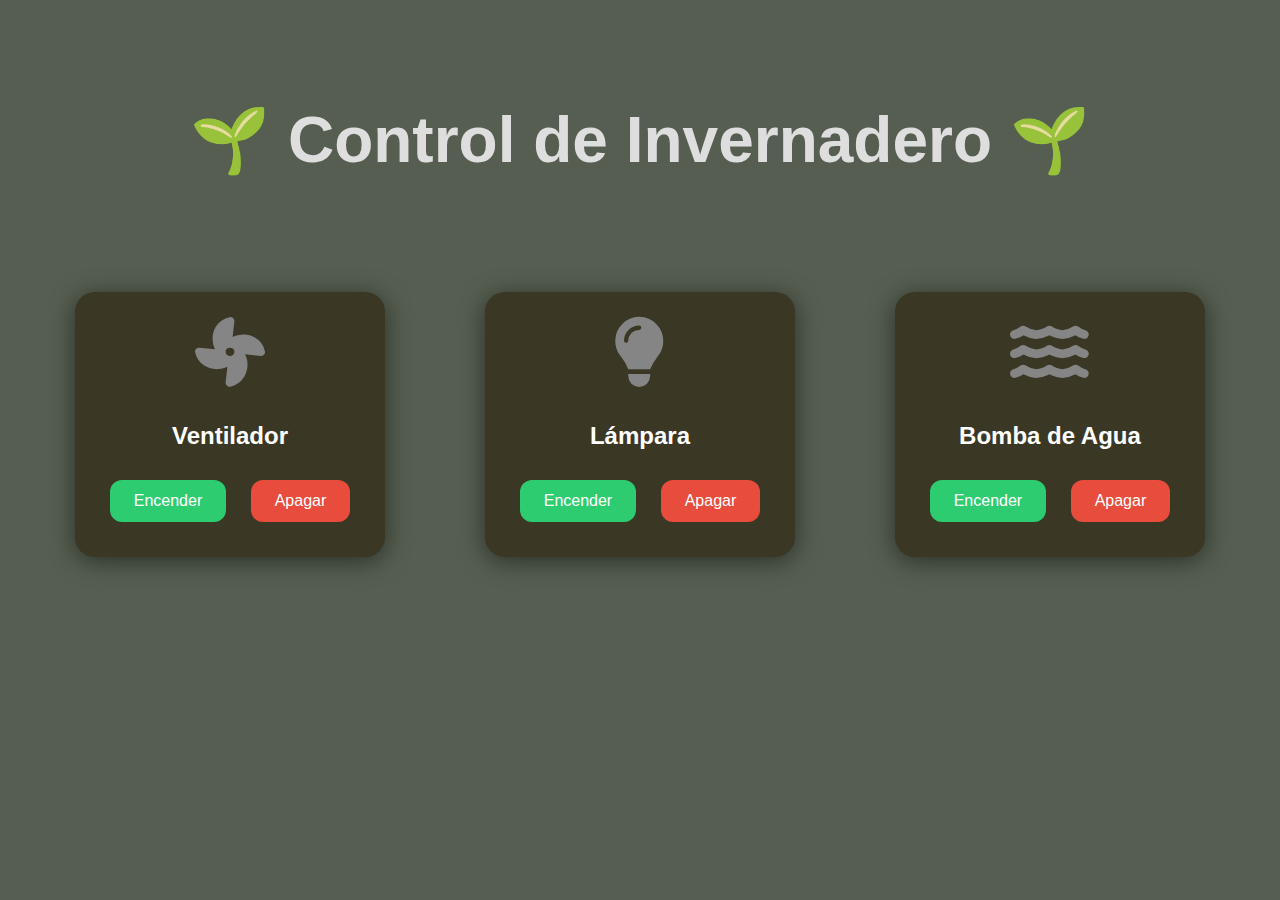
<file: index.html>
<!DOCTYPE html>
<html lang="es">
<head>
  <meta charset="UTF-8">
  <title>Casa Inteligente - Control de Dispositivos</title>
  <link rel="stylesheet" href="https://cdnjs.cloudflare.com/ajax/libs/font-awesome/6.5.0/css/all.min.css">
  <script src="https://code.jquery.com/jquery-3.6.0.min.js"></script>
  <style>
    html, body {
      background: #555e50;
      font-family: 'Segoe UI', sans-serif;
      color: #ffffff;
      text-align: center;
      margin: 0;
      padding: 30px 20px;
    }
    h1 {
      font-size: 4rem;
      color: #dedede;
      margin-bottom: 40px;
      animation: slideIn 1s ease;
    }
    .room-card {
      background: #3a3725;
      border-radius: 20px;
      padding: 25px;
      margin: 20px auto;
      max-width: 400px;
      box-shadow: 0 4px 25px rgba(0, 0, 0, 0.5);
      transition: transform 0.3s ease;
    }
    .room-card:hover {
      transform: scale(1.03);
    }
    .room-icon {
      font-size: 70px;
      margin-bottom: 15px;
      transition: all 0.4s ease;
    }
    .room-on {
      text-shadow: 0 0 25px #00ffaa;
    }
    h2 {
      margin-bottom: 20px;
    }
    .btn-toggle {
      padding: 12px 24px;
      font-size: 16px;
      margin: 10px;
      border: none;
      border-radius: 12px;
      cursor: pointer;
      transition: background 0.3s, transform 0.2s;
    }
    .btn-toggle:hover {
      transform: scale(1.06);
    }
    .on { background-color: #2ecc71; color: white; }
    .off { background-color: #e74c3c; color: white; }
    #status {
      margin-top: 30px;
      font-size: 1.1rem;
      animation: fadeIn 0.5s ease-in-out;
    }
    @keyframes slideIn {
      from { opacity: 0; transform: translateY(-40px); }
      to { opacity: 1; transform: translateY(0); }
    }
    @keyframes fadeIn {
      from { opacity: 0; }
      to { opacity: 1; }
    }
    #device-container {
    display: flex;
    justify-content: center;
    gap: 30px;
    flex-wrap: wrap;
    }
  </style>
</head>
<body>
  <h1>🌱 Control de Invernadero 🌱</h1>
  <br><br><br>

  <div id="device-container">
  <div class="room-card">
    <i id="icon-fan" class="room-icon fa-solid fa-fan" style="color: #858585;"></i>
    <h2>Ventilador</h2>
    <button class="btn-toggle on" data-id="fan" data-value="1">Encender</button>
    <button class="btn-toggle off" data-id="fan" data-value="0">Apagar</button>
  </div>

  <div class="room-card">
    <i id="icon-lamp" class="room-icon fa-solid fa-lightbulb" style="color: #858585;"></i>
    <h2>Lámpara</h2>
    <button class="btn-toggle on" data-id="lamp" data-value="1">Encender</button>
    <button class="btn-toggle off" data-id="lamp" data-value="0">Apagar</button>
  </div>

  <div class="room-card">
    <i id="icon-pump" class="room-icon fa-solid fa-water" style="color: #858585;"></i>
    <h2>Bomba de Agua</h2>
    <button class="btn-toggle on" data-id="pump" data-value="1">Encender</button>
    <button class="btn-toggle off" data-id="pump" data-value="0">Apagar</button>
  </div>
</div>

  <div id="status"></div>

  <script>
    const estados = { fan: 0, lamp: 0, pump: 0 };

    function enviarDatos() {
      $.ajax({
        url: '/enviar_rgb/',
        method: 'POST',
        contentType: 'application/json',
        data: JSON.stringify(estados),
        success: function (response) {
          $('#status').html(`
            <p>✅ Estado: ${response.status}</p>
            <p>📤 Comando: ${response.comando}</p>
            <p>⏰ Hora: ${new Date().toLocaleTimeString()}</p>
          `);
        },
        error: function (xhr) {
          $('#status').html(`
            <p style="color:red">❌ Error: ${xhr.responseJSON?.message || 'Error desconocido'}</p>
          `);
        }
      });
    }

    $(document).ready(function () {
      $('.btn-toggle').click(function () {
        const id = $(this).data('id');
        const value = parseInt($(this).data('value'));
        const icon = $(`#icon-${id}`);

        if (id !== undefined) {
          estados[id] = value;

          if (value === 1) {
            icon.css('color', '#00ffaa').addClass('room-on');
          } else {
            icon.css('color', '#858585').removeClass('room-on');
          }

          enviarDatos();
        }
      });
    });
  </script>
</body>
</html>
</file>
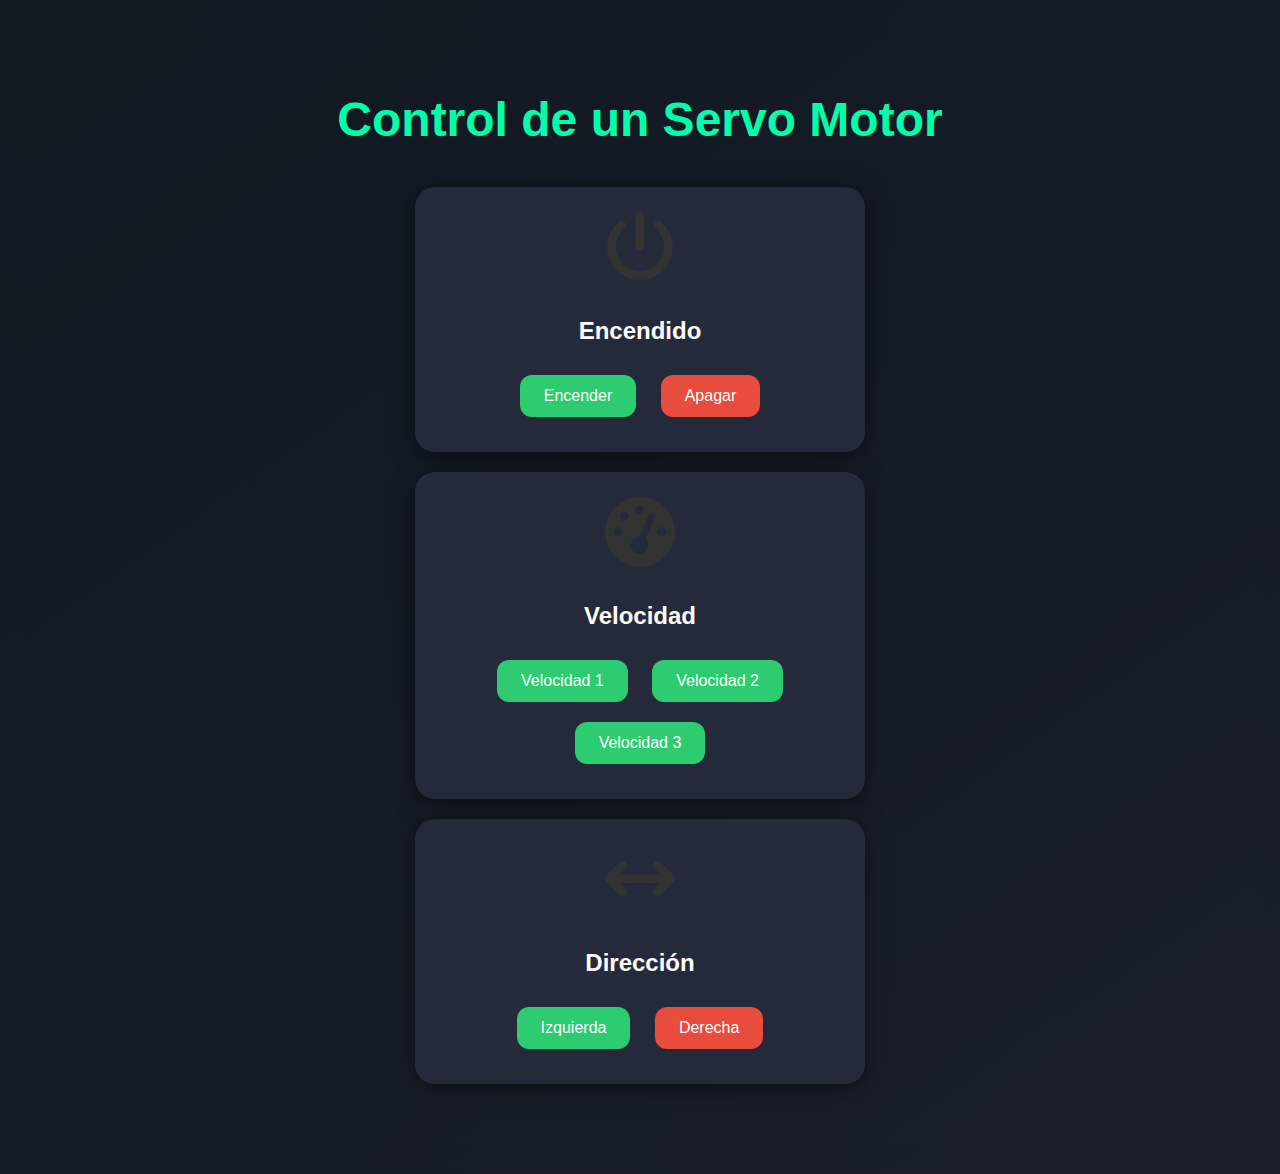
<file: bluetoothcontrol/templates/bluetoothcontrol/index.html>
<!DOCTYPE html>
<html lang="es">
<head>
  <meta charset="UTF-8">
  <title>Casa Inteligente - Servo Motor</title>
  <link rel="stylesheet" href="https://cdnjs.cloudflare.com/ajax/libs/font-awesome/6.5.0/css/all.min.css">
  <script src="https://code.jquery.com/jquery-3.6.0.min.js"></script>
  <style>
    html, body {
      background: linear-gradient(145deg, #101820, #1a1f2b);
      font-family: 'Segoe UI', sans-serif;
      color: #ffffff;
      text-align: center;
      margin: 0;
      padding: 30px 20px;
    }
    h1 {
      font-size: 3rem;
      color: #00ffaa;
      margin-bottom: 40px;
      animation: slideIn 1s ease;
    }
    .room-card {
      background: #252a3a;
      border-radius: 20px;
      padding: 25px;
      margin: 20px auto;
      max-width: 400px;
      box-shadow: 0 4px 25px rgba(0, 0, 0, 0.5);
      transition: transform 0.3s ease;
    }
    .room-card:hover {
      transform: scale(1.03);
    }
    .room-icon {
      font-size: 70px;
      margin-bottom: 15px;
      transition: all 0.4s ease;
    }
    .room-on {
      text-shadow: 0 0 25px #00ffaa;
    }
    h2 {
      margin-bottom: 20px;
    }
    .btn-toggle {
      padding: 12px 24px;
      font-size: 16px;
      margin: 10px;
      border: none;
      border-radius: 12px;
      cursor: pointer;
      transition: background 0.3s, transform 0.2s;
    }
    .btn-toggle:hover {
      transform: scale(1.06);
    }
    .on { background-color: #2ecc71; color: white; }
    .off { background-color: #e74c3c; color: white; }
    #status {
      margin-top: 30px;
      font-size: 1.1rem;
      animation: fadeIn 0.5s ease-in-out;
    }
    @keyframes slideIn {
      from { opacity: 0; transform: translateY(-40px); }
      to { opacity: 1; transform: translateY(0); }
    }
    @keyframes fadeIn {
      from { opacity: 0; }
      to { opacity: 1; }
    }
  </style>
</head>
<body>
  <h1>Control de un Servo Motor</h1>
  <div class="room-card">
    <i id="icon-r" class="room-icon fa-solid fa-power-off" style="color: #333;"></i>
    <h2>Encendido</h2>
    <button class="btn-toggle on" data-id="r" data-value="1">Encender</button>
    <button class="btn-toggle off" data-id="r" data-value="0">Apagar</button>
  </div>
  <div class="room-card">
    <i id="icon-v" class="room-icon fa-solid fa-gauge-high" style="color: #333;"></i>
    <h2>Velocidad</h2>
    <button class="btn-toggle on" data-id="v" data-value="1">Velocidad 1</button>
    <button class="btn-toggle on" data-id="v" data-value="2">Velocidad 2</button>
    <button class="btn-toggle on" data-id="v" data-value="3">Velocidad 3</button>
  </div>
  <div class="room-card">
    <i id="icon-d" class="room-icon fa-solid fa-arrows-left-right" style="color: #333;"></i>
    <h2>Dirección</h2>
    <button class="btn-toggle on" data-id="d" data-value="1">Izquierda</button>
    <button class="btn-toggle off" data-id="d" data-value="0">Derecha</button>
  </div>
  <div id="status"></div>
  <script>
    const estados = { r: 0, v: 0, d: 0 };
    function enviarDatos() {
      $.ajax({
        url: '/enviar_rgb/',
        method: 'POST',
        contentType: 'application/json',
        data: JSON.stringify(estados),
        success: function (response) {
          $('#status').html(`
            <p>✅ Estado: ${response.status}</p>
            <p>📤 Comando: ${response.comando}</p>
            <p>⏰ Hora: ${new Date().toLocaleTimeString()}</p>
          `);
        },
        error: function (xhr) {
          $('#status').html(`
            <p style="color:red">❌ Error: ${xhr.responseJSON?.message || 'Error desconocido'}</p>
          `);
        }
      });
    }
$(document).ready(function () {
  $('.btn-toggle').click(function () {
    const id = $(this).data('id');
    const value = parseInt($(this).data('value'));
    const icon = $(`#icon-${id}`);

    if (id !== undefined) {
      estados[id] = value;
      if (id === 'd') {
        if (value === 1) {
          icon.css('color', '#2ecc71').addClass('room-on');
        } else { // Derecha
          icon.css('color', '#e74c3c').addClass('room-on');
        }
      }
      else if (id === 'v') {
        icon.removeClass('room-on').css('font-size', '70px');
        if (value === 1) {
          icon.css({ color: '#2ecc71', 'font-size': '70px' });
        } else if (value === 2) {
          icon.css({ color: '#f1c40f', 'font-size': '75px' });
        } else if (value === 3) {
          icon.css({ color: '#e74c3c', 'font-size': '80px' });
        }
      }
      else if (id === 'r') {
        if (value === 1) {
          icon.css('color', '#00ffaa').addClass('room-on');
        } else {
          icon.css('color', '#333').removeClass('room-on');
        }
      }
      enviarDatos();
    }
  });
});
  </script>
</body>
</html>
</file>
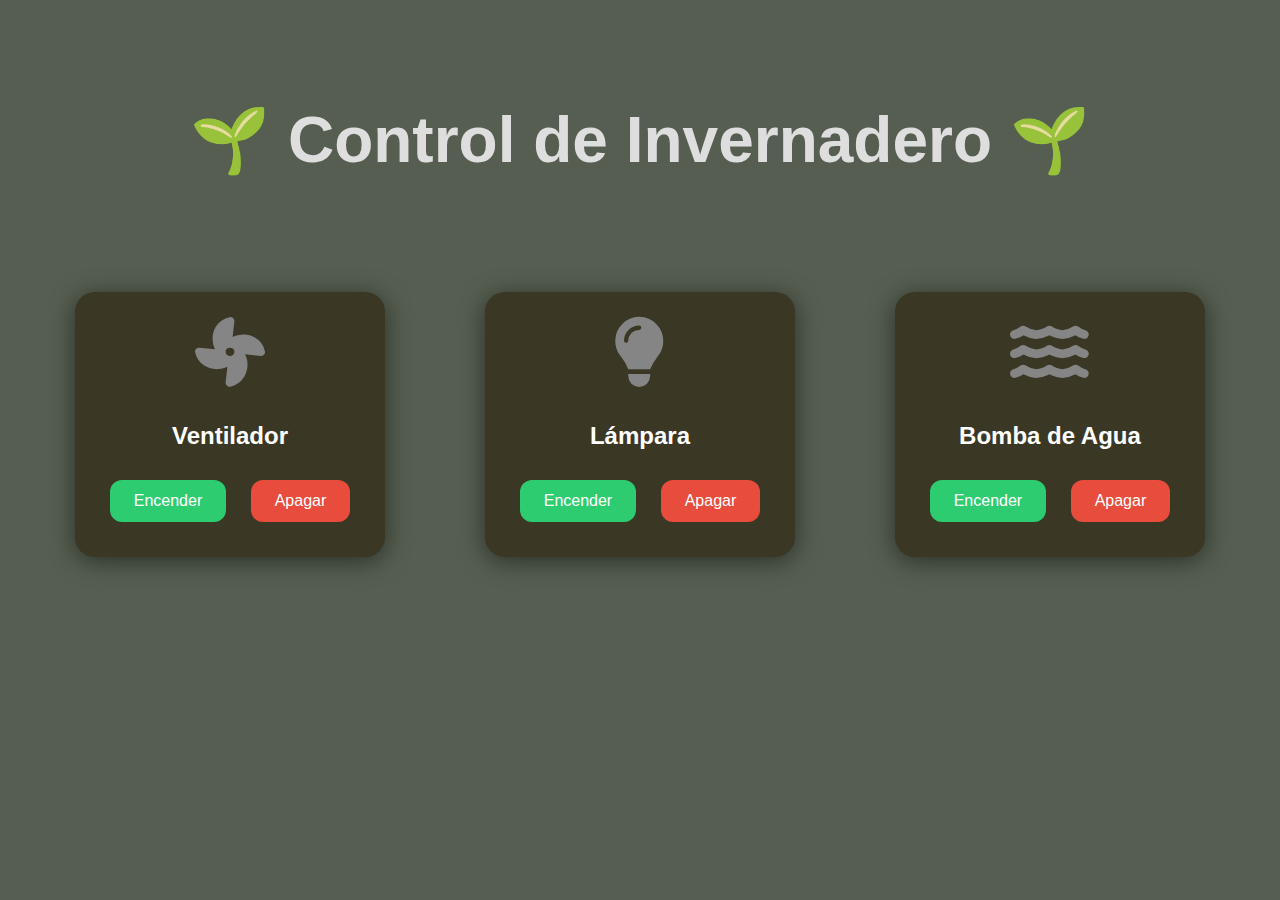
<file: newRGB/bluetoothcontrol/templates/bluetoothcontrol/index.html>
<!DOCTYPE html>
<html lang="es">
<head>
  <meta charset="UTF-8">
  <title>Casa Inteligente - Control de Dispositivos</title>
  <link rel="stylesheet" href="https://cdnjs.cloudflare.com/ajax/libs/font-awesome/6.5.0/css/all.min.css">
  <script src="https://code.jquery.com/jquery-3.6.0.min.js"></script>
  <style>
    html, body {
      background: #555e50;
      font-family: 'Segoe UI', sans-serif;
      color: #ffffff;
      text-align: center;
      margin: 0;
      padding: 30px 20px;
    }
    h1 {
      font-size: 4rem;
      color: #dedede;
      margin-bottom: 40px;
      animation: slideIn 1s ease;
    }
    .room-card {
      background: #3a3725;
      border-radius: 20px;
      padding: 25px;
      margin: 20px auto;
      max-width: 400px;
      box-shadow: 0 4px 25px rgba(0, 0, 0, 0.5);
      transition: transform 0.3s ease;
    }
    .room-card:hover {
      transform: scale(1.03);
    }
    .room-icon {
      font-size: 70px;
      margin-bottom: 15px;
      transition: all 0.4s ease;
    }
    .room-on {
      text-shadow: 0 0 25px #00ffaa;
    }
    h2 {
      margin-bottom: 20px;
    }
    .btn-toggle {
      padding: 12px 24px;
      font-size: 16px;
      margin: 10px;
      border: none;
      border-radius: 12px;
      cursor: pointer;
      transition: background 0.3s, transform 0.2s;
    }
    .btn-toggle:hover {
      transform: scale(1.06);
    }
    .on { background-color: #2ecc71; color: white; }
    .off { background-color: #e74c3c; color: white; }
    #status {
      margin-top: 30px;
      font-size: 1.1rem;
      animation: fadeIn 0.5s ease-in-out;
    }
    @keyframes slideIn {
      from { opacity: 0; transform: translateY(-40px); }
      to { opacity: 1; transform: translateY(0); }
    }
    @keyframes fadeIn {
      from { opacity: 0; }
      to { opacity: 1; }
    }
    #device-container {
    display: flex;
    justify-content: center;
    gap: 30px;
    flex-wrap: wrap;
    }
  </style>
</head>
<body>
  <h1>🌱 Control de Invernadero 🌱</h1>
  <br><br><br>

  <div id="device-container">
  <div class="room-card">
    <i id="icon-fan" class="room-icon fa-solid fa-fan" style="color: #858585;"></i>
    <h2>Ventilador</h2>
    <button class="btn-toggle on" data-id="fan" data-value="1">Encender</button>
    <button class="btn-toggle off" data-id="fan" data-value="0">Apagar</button>
  </div>

  <div class="room-card">
    <i id="icon-lamp" class="room-icon fa-solid fa-lightbulb" style="color: #858585;"></i>
    <h2>Lámpara</h2>
    <button class="btn-toggle on" data-id="lamp" data-value="1">Encender</button>
    <button class="btn-toggle off" data-id="lamp" data-value="0">Apagar</button>
  </div>

  <div class="room-card">
    <i id="icon-pump" class="room-icon fa-solid fa-water" style="color: #858585;"></i>
    <h2>Bomba de Agua</h2>
    <button class="btn-toggle on" data-id="pump" data-value="1">Encender</button>
    <button class="btn-toggle off" data-id="pump" data-value="0">Apagar</button>
  </div>
</div>

  <div id="status"></div>

  <script>
    const estados = { fan: 0, lamp: 0, pump: 0 };

    function enviarDatos() {
      $.ajax({
        url: '/enviar_rgb/',
        method: 'POST',
        contentType: 'application/json',
        data: JSON.stringify(estados),
        success: function (response) {
          $('#status').html(`
            <p>✅ Estado: ${response.status}</p>
            <p>📤 Comando: ${response.comando}</p>
            <p>⏰ Hora: ${new Date().toLocaleTimeString()}</p>
          `);
        },
        error: function (xhr) {
          $('#status').html(`
            <p style="color:red">❌ Error: ${xhr.responseJSON?.message || 'Error desconocido'}</p>
          `);
        }
      });
    }

    $(document).ready(function () {
      $('.btn-toggle').click(function () {
        const id = $(this).data('id');
        const value = parseInt($(this).data('value'));
        const icon = $(`#icon-${id}`);

        if (id !== undefined) {
          estados[id] = value;

          if (value === 1) {
            icon.css('color', '#00ffaa').addClass('room-on');
          } else {
            icon.css('color', '#858585').removeClass('room-on');
          }

          enviarDatos();
        }
      });
    });
  </script>
</body>
</html>
</file>
